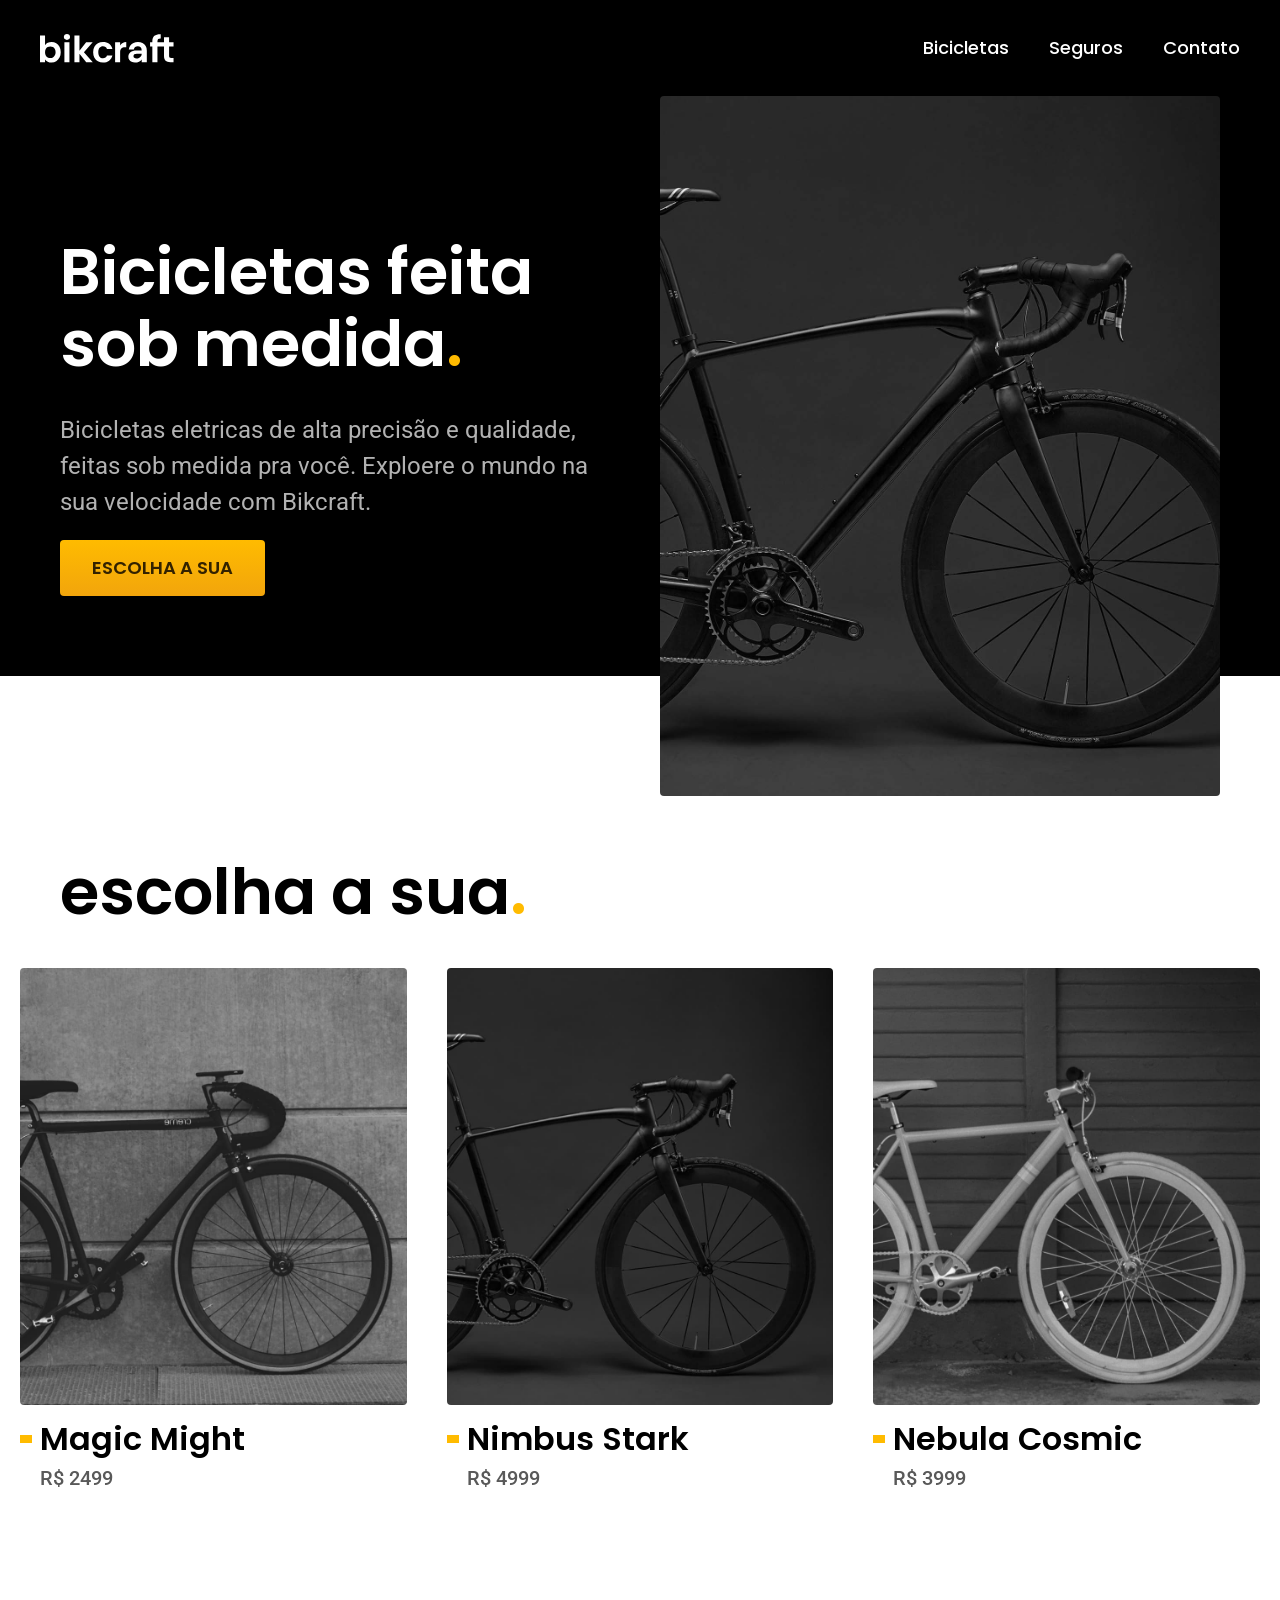
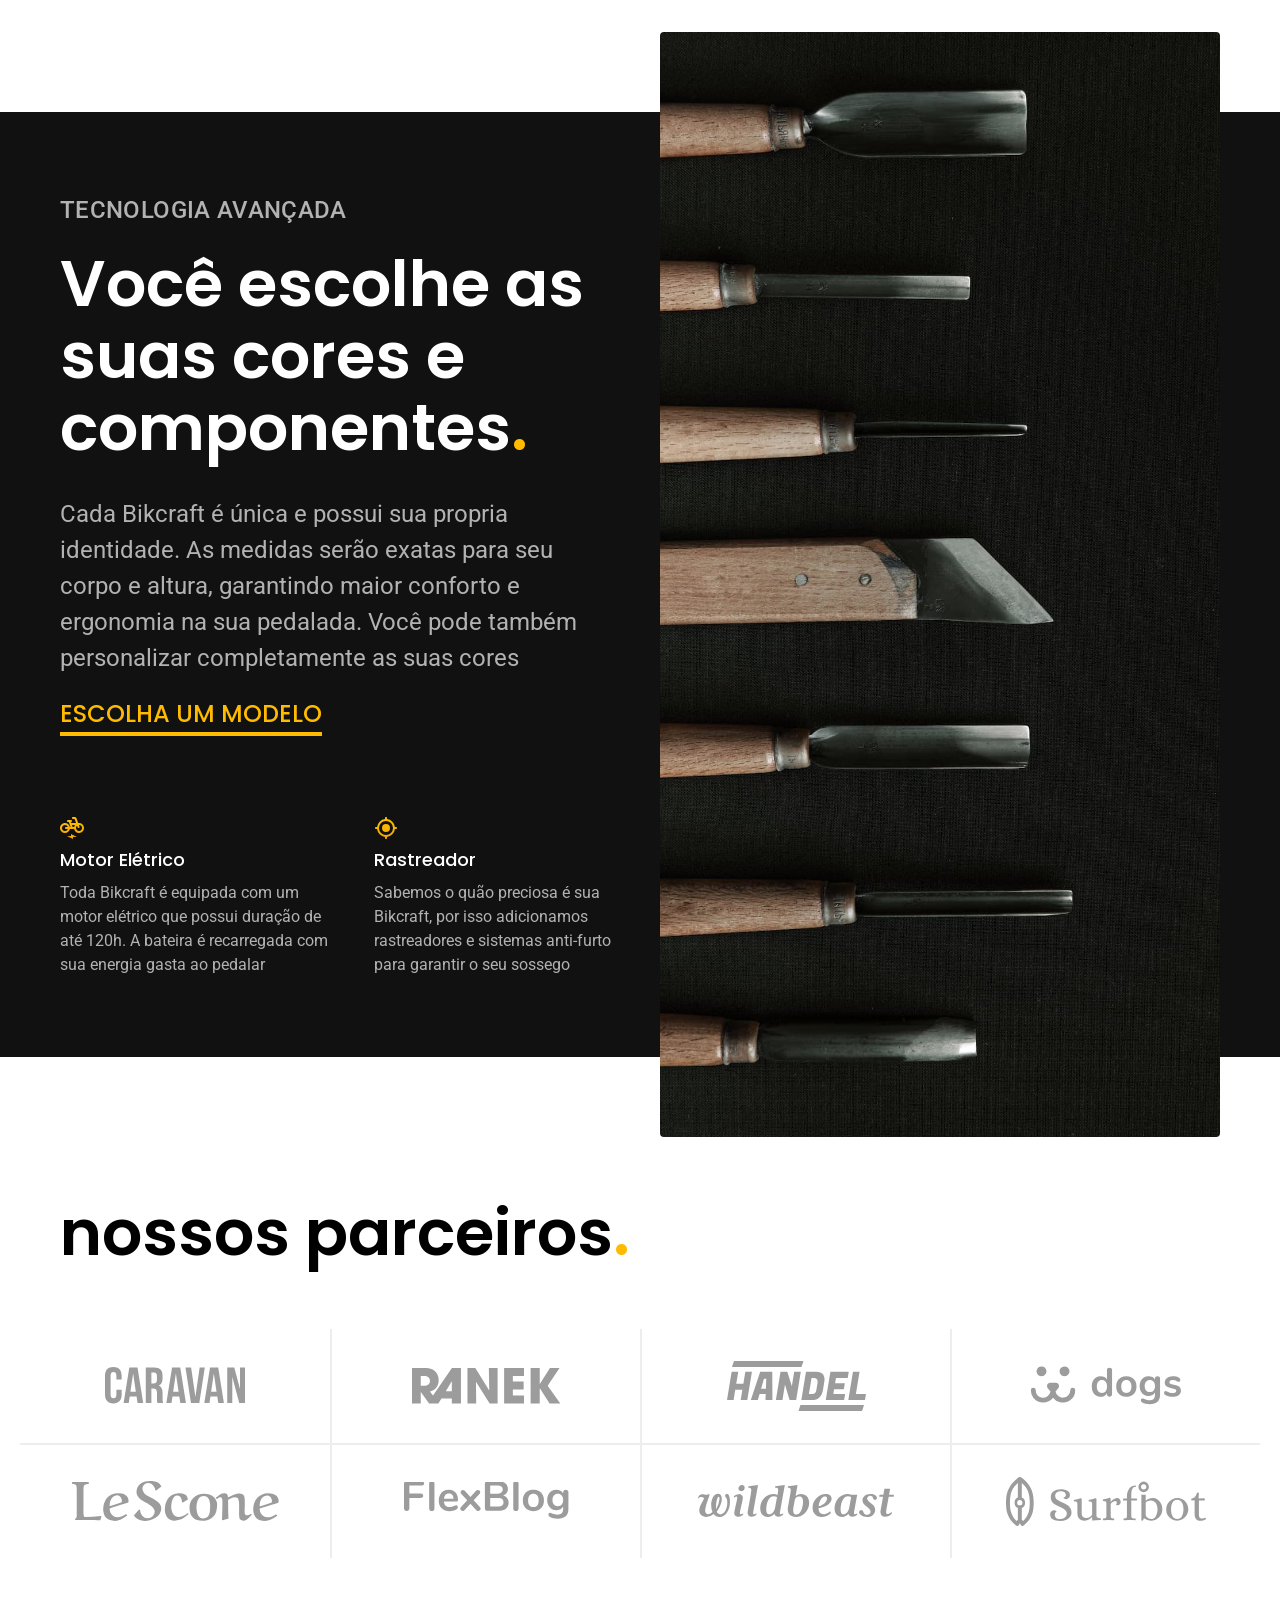
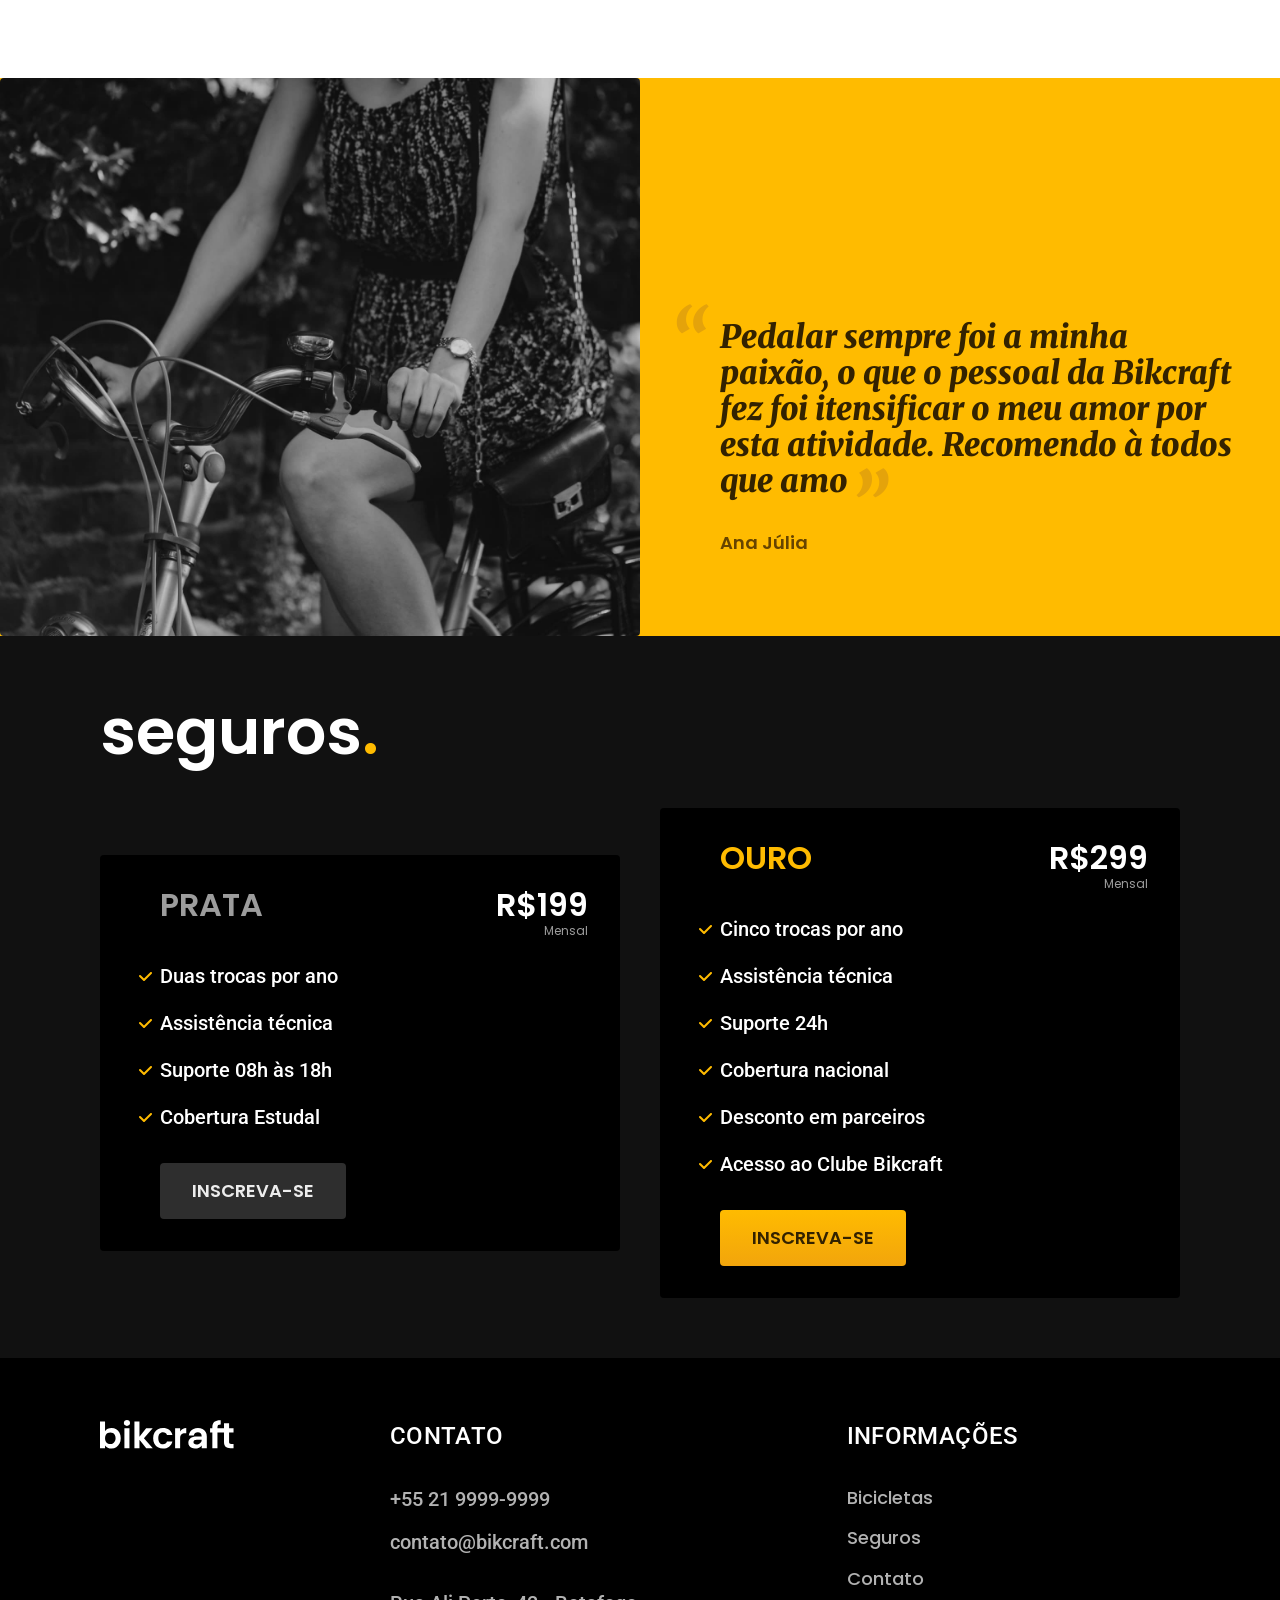
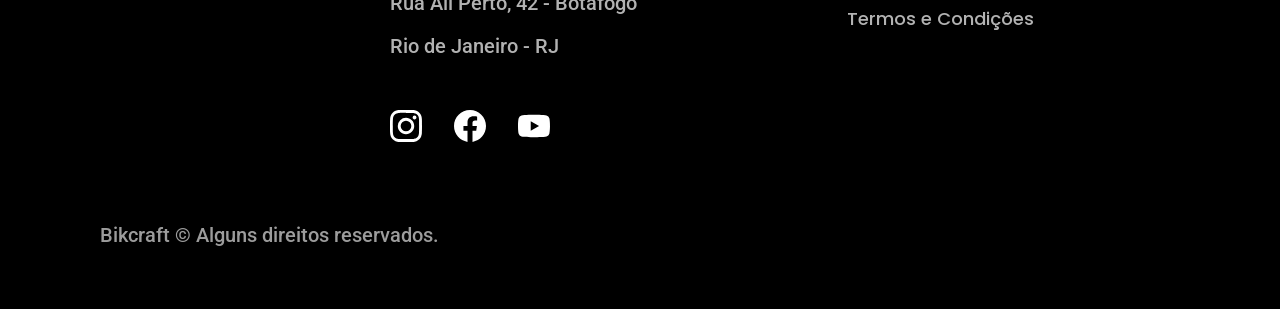
<file: index.html>
<!DOCTYPE html>
<html lang="pt-br">
<head>
    <meta charset="UTF-8">
    <meta name="viewport" content="width=device-width, initial-scale=1.0">
    <title>Bikcraft - Bicicletas Elétricas</title>
    <meta name="description" content="Bicicletas elétricas de alta precisão e qualidade, feitas sob medida por para o cliente. Explore o mundo na sua velocidade com a Bikcraft">

    <link rel="stylesheet" href="css/style.css">

</head>
<body>
    <header class="header-bg">
        <div class="header container">
            <a href="./"> <img src="/img/bikcraft.svg" alt="Bikcraft"></a>
            <nav aria-label="primaria">
                <ul class="header-menu cor-0 font-1-m">
                    <li><a href="./bicicletas.html">Bicicletas</a></li>
                    <li><a href="./seguros.html">Seguros</a></li>
                    <li><a href="./contato.html">Contato</a></li>
                </ul>
            </nav>
        </div>
    </header>

    <main class="introducao-bg">
        <div class="introducao container">
            <div class="introducao-conteudo">
                <h1 class="font-1-xxl cor-0 ">Bicicletas feita sob medida<span class="cor-p1">.</span></h1>
                <p class="font-2-l cor-5">Bicicletas eletricas de alta precisão e qualidade, feitas sob medida pra você. Exploere o mundo na sua velocidade com Bikcraft<span>.</span></p>
                <a class="botao" href="./bicicletas.html">Escolha a sua</a>
            </div>
            <div>
                <img src="./img/fotos/introducao.jpg" alt="Bicicleta elétrica preta.">
            </div>
        </div>
    </main>

    <article class="bicicletas-lista"> 
        <h2 class="container font-1-xxl">escolha a sua<span class="cor-p1">.</span></h2>

        <ul>
            <li>
                <a href="./bicicletas/magic.html">
                    <img src="./img/bicicletas/magic-home.jpg" alt="Bicicleta Preta">
                    <h3 class="font-1-xl">Magic Might</h3>
                    <span class="font-2-m cor-8">R$ 2499</span>
                </a>
            </li>
            <li>
                <a href="./bicicletas/nimbus.html">
                    <img src="./img/bicicletas/nimbus-home.jpg" alt="Bicicleta">
                    <h3 class="font-1-xl">Nimbus Stark</h3>
                    <span class="font-2-m cor-8">R$ 4999</span>
                </a>
            </li>
            <li>
                <a href="./bicicletas/nebula.html">
                    <img src="./img/bicicletas/nebula-home.jpg" alt="Bicicleta">
                    <h3 class="font-1-xl">Nebula Cosmic</h3>
                    <span class="font-2-m cor-8">R$ 3999</span>
                </a>
            </li>
        </ul>

    </article>

    <article class="tecnologia-bg">
        <div class="tecnologia container">
            <div class="tecnologia-conteudo">
                <span class="font-2-l-b cor-5">Tecnologia Avançada</span>
                <h2 class="font-1-xxl cor-0">Você escolhe as suas cores e componentes<span class="cor-p1">.</span></h2>
                <p class="font-2-l cor-5">Cada Bikcraft é única e possui sua propria identidade. As medidas serão exatas para seu corpo e altura, garantindo maior conforto e ergonomia na sua pedalada. Você pode também personalizar completamente as suas cores</p>
                <a class=" link" href="./bicicletas.html">Escolha um modelo</a>

                <div class="tecnologia-vantagens">
                    <div>
                        <img src="./img/icones/eletrica.svg" alt="">
                        <h3 class="font-1-m cor-0">Motor Elétrico</h3>
                        <p class="font-2-s cor-5">Toda Bikcraft é equipada com um motor elétrico que possui duração de até 120h. A bateira é recarregada com sua energia gasta ao pedalar</p>
                    </div>
                    <div>
                        <img src="./img/icones/rastreador.svg" alt="">
                        <h3 class="font-1-m cor-0">Rastreador</h3>
                        <p class="font-2-s cor-5">Sabemos o quão preciosa é sua Bikcraft, por isso adicionamos rastreadores e sistemas anti-furto para garantir o seu sossego</p>
                    </div>
                </div>
            </div>
            <div class="tecnologia-imagem">
                <img src="./img/fotos/tecnologia.jpg" alt="">
            </div>
        </div> 
    </article>

    <section class="parceiros" aria-label="Nossos parceiros">
            <h2 class="container font-1-xxl">nossos parceiros<span class="cor-p1">.</span></h2>
            <ul>
                <li><img src="./img/parceiros/caravan.svg" alt="caravan"></li>
                <li><img src="./img/parceiros/ranek.svg" alt="caravan"></li>
                <li><img src="./img/parceiros/handel.svg" alt="caravan"></li>
                <li><img src="./img/parceiros/dogs.svg" alt="caravan"></li>
                <li><img src="./img/parceiros/lescone.svg" alt="caravan"></li>
                <li><img src="./img/parceiros/flexblog.svg" alt="caravan"></li>
                <li><img src="./img/parceiros/wildbeast.svg" alt="caravan"></li>
                <li><img src="./img/parceiros/surfbot.svg" alt="caravan"></li>
            </ul>
    </section>

    <section class="depoimento" aria-label="Depoimento">
        <div>
            <img src="./img/fotos/depoimento.jpg" alt="Pessoa pedalando uma bicicleta Bikcraft">
        </div>
        <div class="depoimento-conteudo">
            <blockquote class="font-1-xl cor-p5">
                <p>Pedalar sempre foi a minha paixão, o que o pessoal da Bikcraft fez foi itensificar o meu amor por esta atividade. Recomendo à todos que amo</p>
            </blockquote>
            <span class="font-1-m-b cor-p4">Ana Júlia</span>
        </div>
    </section>

    <article class="seguros-bg">
        <div class="seguros container">
            <h2 class="font-1-xxl cor-0">seguros<span class="cor-p1">.</span></h2>
            <div class="seguros-item">
                <h3 class="font-1-xl cor-6">PRATA</h3>
                <span class="font-1-xl cor-0">R$199 <span class="font-1-xs cor-6">Mensal</span></span>
                <ul class="font-2-m cor-0">
                    <li>Duas trocas por ano</li>
                    <li>Assistência técnica</li>
                    <li>Suporte 08h às 18h</li>
                    <li>Cobertura Estudal</li>
                </ul>
                <a class="botao secundario" href="./orcamento.html">Inscreva-se</a>
            </div>
            
            <div class="seguros-item">
                <h3 class="font-1-xl cor-p1">OURO</h3>
                <span class="font-1-xl cor-0">R$299 <span class="font-1-xs cor-6">Mensal</span></span>
                <ul class="font-2-m cor-0">
                    <li>Cinco trocas por ano</li>
                    <li>Assistência técnica</li>
                    <li>Suporte 24h</li>
                    <li>Cobertura nacional</li>
                    <li>Desconto em parceiros</li>
                    <li>Acesso ao Clube Bikcraft</li>
                </ul>
                <a class="botao" href="./orcamento.html">Inscreva-se</a>
            </div>
        </div>
    </article>

     <footer class="footer-bg">
    <div class="footer container">
      <img src="./img/bikcraft.svg" alt="Bikcraft">
      <div class="footer-contato">
        <h3 class="font-2-l-b cor-0">Contato</h3>
        <ul class="font-2-m cor-5">
          <li><a href="tel:+552199999999">+55 21 9999-9999</a></li>
          <li><a href="mailto:contato@bikcraft.com">contato@bikcraft.com</a></li>
          <li>Rua Ali Perto, 42 - Botafogo</li>
          <li>Rio de Janeiro - RJ</li>
        </ul>
        <div class="footer-redes">
          <a href="./">
            <img src="./img/redes/instagram.svg" alt="Instagram">
          </a>
          <a href="./">
            <img src="./img/redes/facebook.svg" alt="Facebook">
          </a>
          <a href="./">
            <img src="./img/redes/youtube.svg" alt="Youtube">
          </a>
        </div>
      </div>
      <div class="footer-informacoes">
        <h3 class="font-2-l-b cor-0">Informações</h3>
        <nav>
          <ul class="font-1-m cor-5">
            <li><a href="./bicicletas.html">Bicicletas</a></li>
            <li><a href="./seguros.html">Seguros</a></li>
            <li><a href="./contato.html">Contato</a></li>
            <li><a href="./termos.html">Termos e Condições</a></li>
          </ul>
        </nav>
      </div>
      <p class="footer-copy font-2-m cor-6">Bikcraft © Alguns direitos reservados.</p>
    </div>
  </footer>
    

    
</body>
</html>
</file>
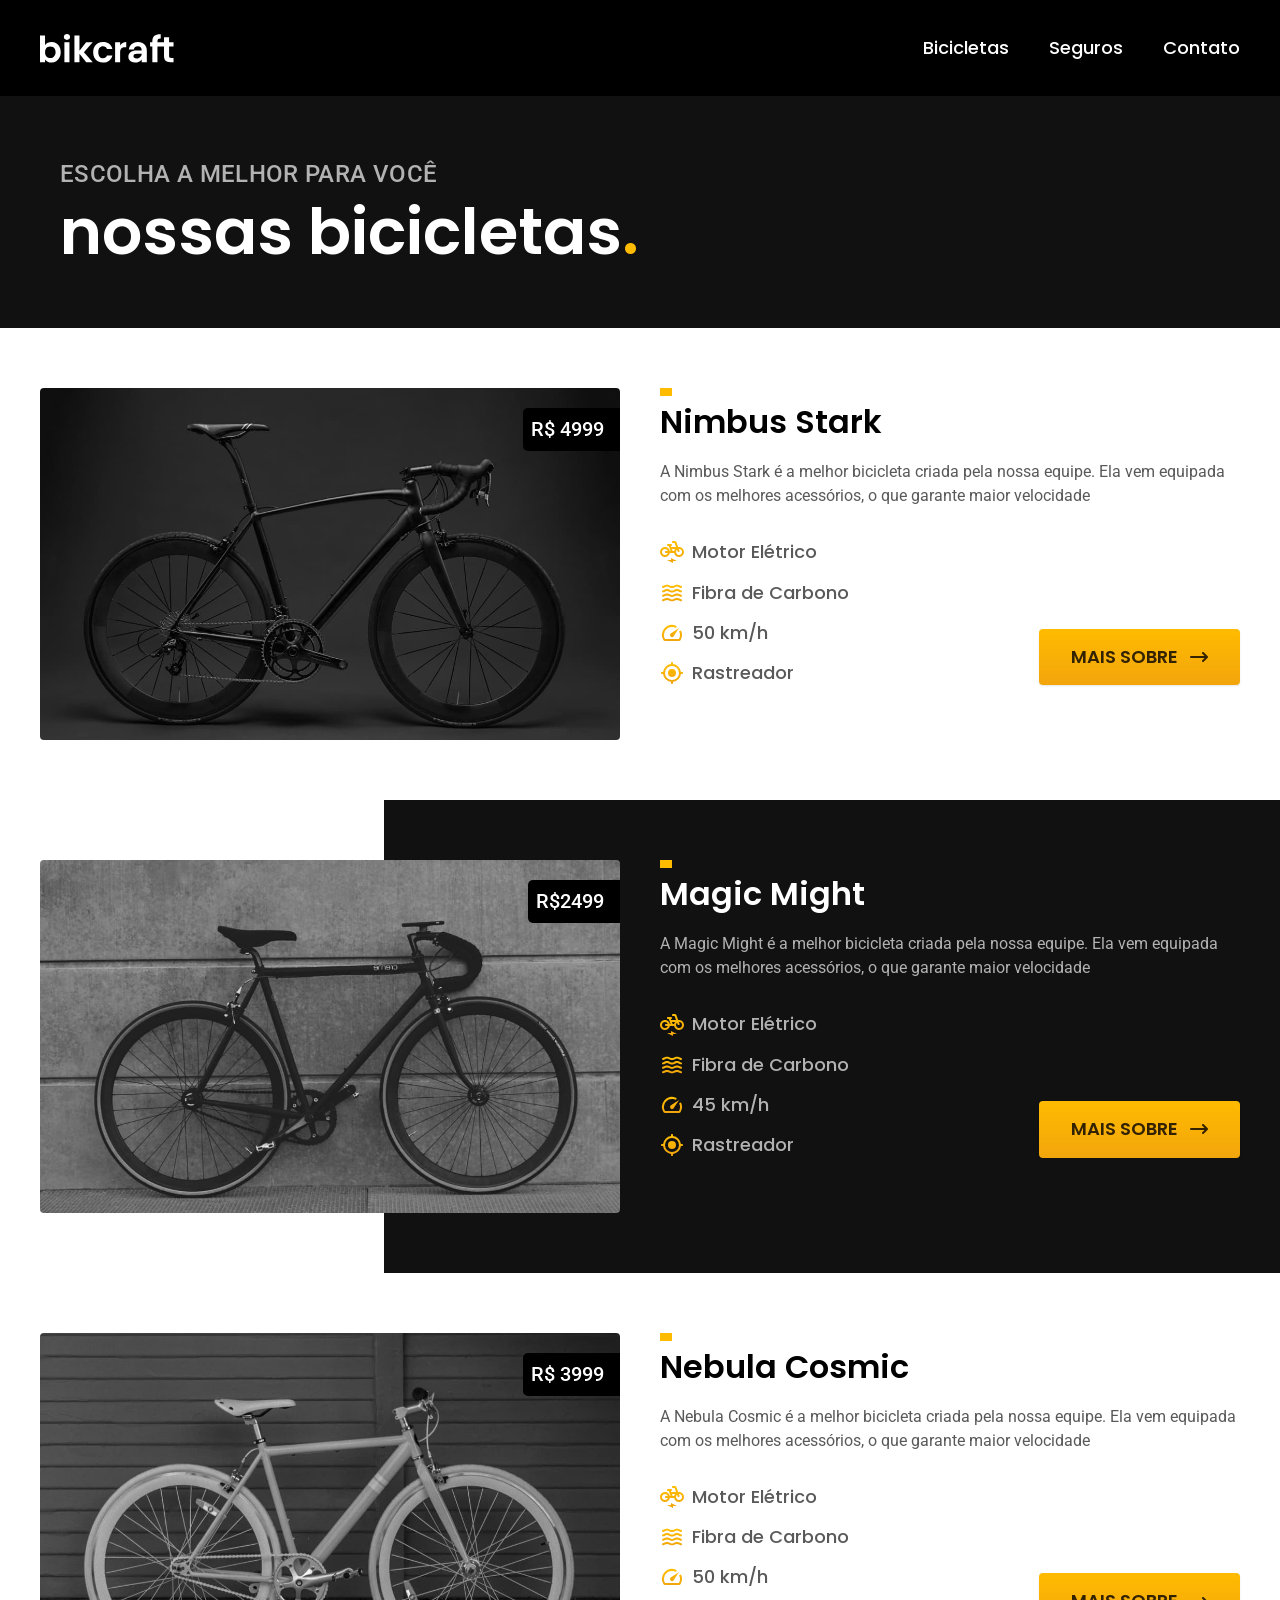
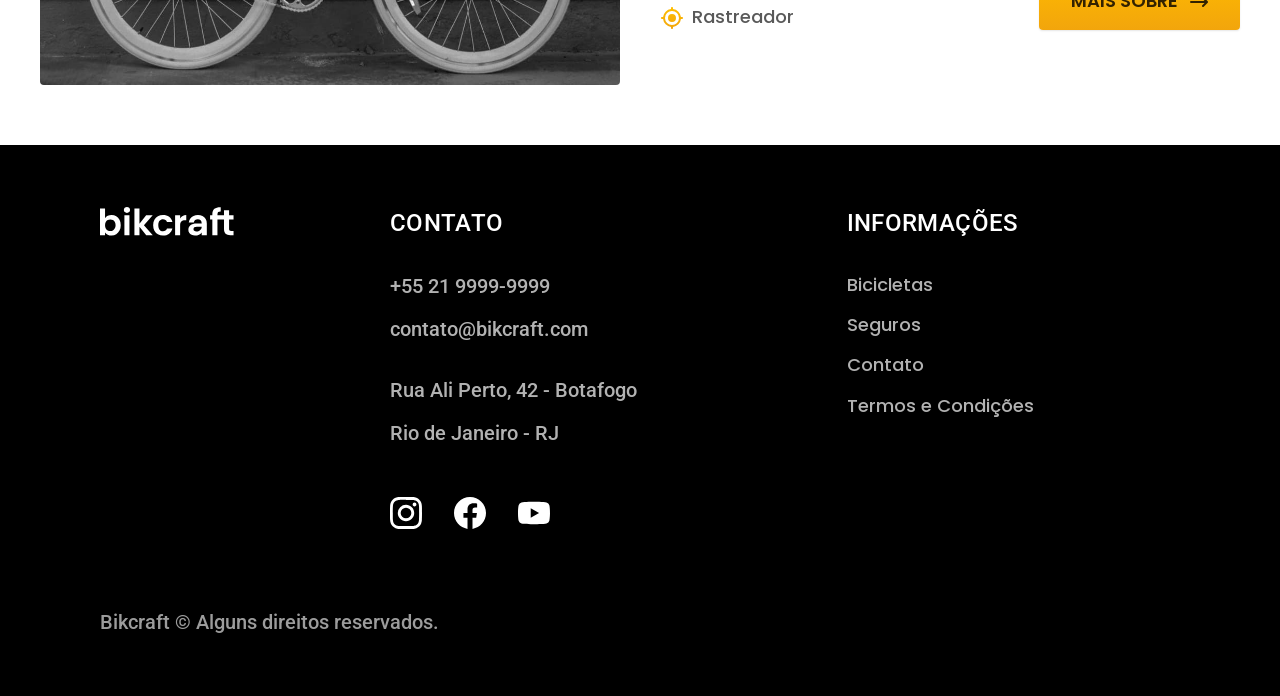
<file: bicicletas.html>
<!DOCTYPE html>
<html lang="pt-br">
<head>
    <meta charset="UTF-8">
    <meta name="viewport" content="width=device-width, initial-scale=1.0">
    <title>Bicicletas | Bikcraft</title>
    <meta name="description" content="Bicicletas Bikcraft">

    <link rel="stylesheet" href="css/style.css">

</head>
<body id="bicicleta">
    <header class="header-bg">
        <div class="header container">
            <a href="./"> <img src="/img/bikcraft.svg" alt="Bikcraft"></a>
            <nav aria-label="primaria">
                <ul class="header-menu cor-0 font-1-m">
                    <li><a href="./bicicletas.html">Bicicletas</a></li>
                    <li><a href="./seguros.html">Seguros</a></li>
                    <li><a href="./contato.html">Contato</a></li>
                </ul>
            </nav>
        </div>
    </header>

    <main>
       <div class="titulo-bg">
      <div class="titulo container">
        <p class="font-2-l-b cor-5">Escolha a melhor para você</p>
        <h1 class="font-1-xxl cor-0">nossas bicicletas<span class="cor-p1">.</span></h1>
      </div>
    </div>
        <!--1. -->
        <div class="bicicletas-bg">
          <div class="bicicletas container">
            <div class="bicicleta-imagem">
              <img src="./img/bicicletas/nimbus.jpg" alt="Bicicleta Preta">
              <span class="font-2-m cor-0"> R$ 4999</span>
            </div>
            <div class="bicicletas-conteudo">
                <h2 class="font-1-xl">Nimbus Stark</h2>
                <p class="font-2-s cor-8">A Nimbus Stark é a melhor bicicleta criada pela nossa equipe. Ela vem equipada com os melhores acessórios, o que garante maior velocidade</p>
                <ul class="font-1-m cor-8">
                  <li >
                    <img src="./img/icones/eletrica.svg" alt="">Motor Elétrico
                  </li>
                   <li>
                    <img src="./img/icones/carbono.svg" alt="">Fibra de Carbono
                  </li>
                   <li>
                    <img src="./img/icones/velocidade.svg" alt="">50 km/h
                  </li>
                   <li>
                    <img src="./img/icones/rastreador.svg" alt="">Rastreador
                  </li>
                   
                </ul>
                <a class="botao seta" href="./bicicletas/nimbus.html" >Mais Sobre</a>
              </div>
          </div>
        </div>


        <!--2. -->
        <div class="bicicletas-bg">
          <div class="bicicletas container">
            <div class="bicicleta-imagem">
              <img src="./img/bicicletas/magic.jpg" alt="Bicicleta Preta">
              <span class="font-2-m cor-0"> R$2499</span>
            </div>
            <div class="bicicletas-conteudo">
                <h2 class="font-1-xl cor-0">Magic Might</h2>
                <p class="font-2-s cor-5">A Magic Might é a melhor bicicleta criada pela nossa equipe. Ela vem equipada com os melhores acessórios, o que garante maior velocidade</p>
                <ul class="font-1-m cor-5">
                  <li >
                    <img src="./img/icones/eletrica.svg" alt="">Motor Elétrico
                  </li>
                   <li>
                    <img src="./img/icones/carbono.svg" alt="">Fibra de Carbono
                  </li>
                   <li>
                    <img src="./img/icones/velocidade.svg" alt="">45 km/h
                  </li>
                   <li>
                    <img src="./img/icones/rastreador.svg" alt="">Rastreador
                  </li>
                   
                </ul>
                    <a class="botao seta" href="./bicicletas/magic.html" >Mais Sobre</a>

              </div>
          </div>
        </div>


        <!--3. -->
        <div class="bicicletas-bg">
          <div class="bicicletas container">
            <div class="bicicleta-imagem">
              <img src="./img/bicicletas/nebula.jpg" alt="Bicicleta Preta">
              <span class="font-2-m cor-0"> R$ 3999</span>
            </div>
            <div class="bicicletas-conteudo">
                <h2 class="font-1-xl">Nebula Cosmic</h2>
                <p class="font-2-s cor-8">A Nebula Cosmic é a melhor bicicleta criada pela nossa equipe. Ela vem equipada com os melhores acessórios, o que garante maior velocidade</p>
                <ul class="font-1-m cor-8">
                  <li >
                    <img src="./img/icones/eletrica.svg" alt="">Motor Elétrico
                  </li>
                   <li>
                    <img src="./img/icones/carbono.svg" alt="">Fibra de Carbono
                  </li>
                   <li>
                    <img src="./img/icones/velocidade.svg" alt="">50 km/h
                  </li>
                   <li>
                    <img src="./img/icones/rastreador.svg" alt="">Rastreador
                  </li>
                   
                </ul>
                  <a class="botao seta" href="./bicicletas/nebula.html" >Mais Sobre</a>
              </div>
          </div>
        </div>

    </main>













    <footer class="footer-bg">
    <div class="footer container">
      <img src="./img/bikcraft.svg" alt="Bikcraft">
      <div class="footer-contato">
        <h3 class="font-2-l-b cor-0">Contato</h3>
        <ul class="font-2-m cor-5">
          <li><a href="tel:+552199999999">+55 21 9999-9999</a></li>
          <li><a href="mailto:contato@bikcraft.com">contato@bikcraft.com</a></li>
          <li>Rua Ali Perto, 42 - Botafogo</li>
          <li>Rio de Janeiro - RJ</li>
        </ul>
        <div class="footer-redes">
          <a href="./">
            <img src="./img/redes/instagram.svg" alt="Instagram">
          </a>
          <a href="./">
            <img src="./img/redes/facebook.svg" alt="Facebook">
          </a>
          <a href="./">
            <img src="./img/redes/youtube.svg" alt="Youtube">
          </a>
        </div>
      </div>
      <div class="footer-informacoes">
        <h3 class="font-2-l-b cor-0">Informações</h3>
        <nav>
          <ul class="font-1-m cor-5">
            <li><a href="./bicicletas.html">Bicicletas</a></li>
            <li><a href="./seguros.html">Seguros</a></li>
            <li><a href="./contato.html">Contato</a></li>
            <li><a href="./termos.html">Termos e Condições</a></li>
          </ul>
        </nav>
      </div>
      <p class="footer-copy font-2-m cor-6">Bikcraft © Alguns direitos reservados.</p>
    </div>
  </footer>
    

    
</body>
</html>
</file>
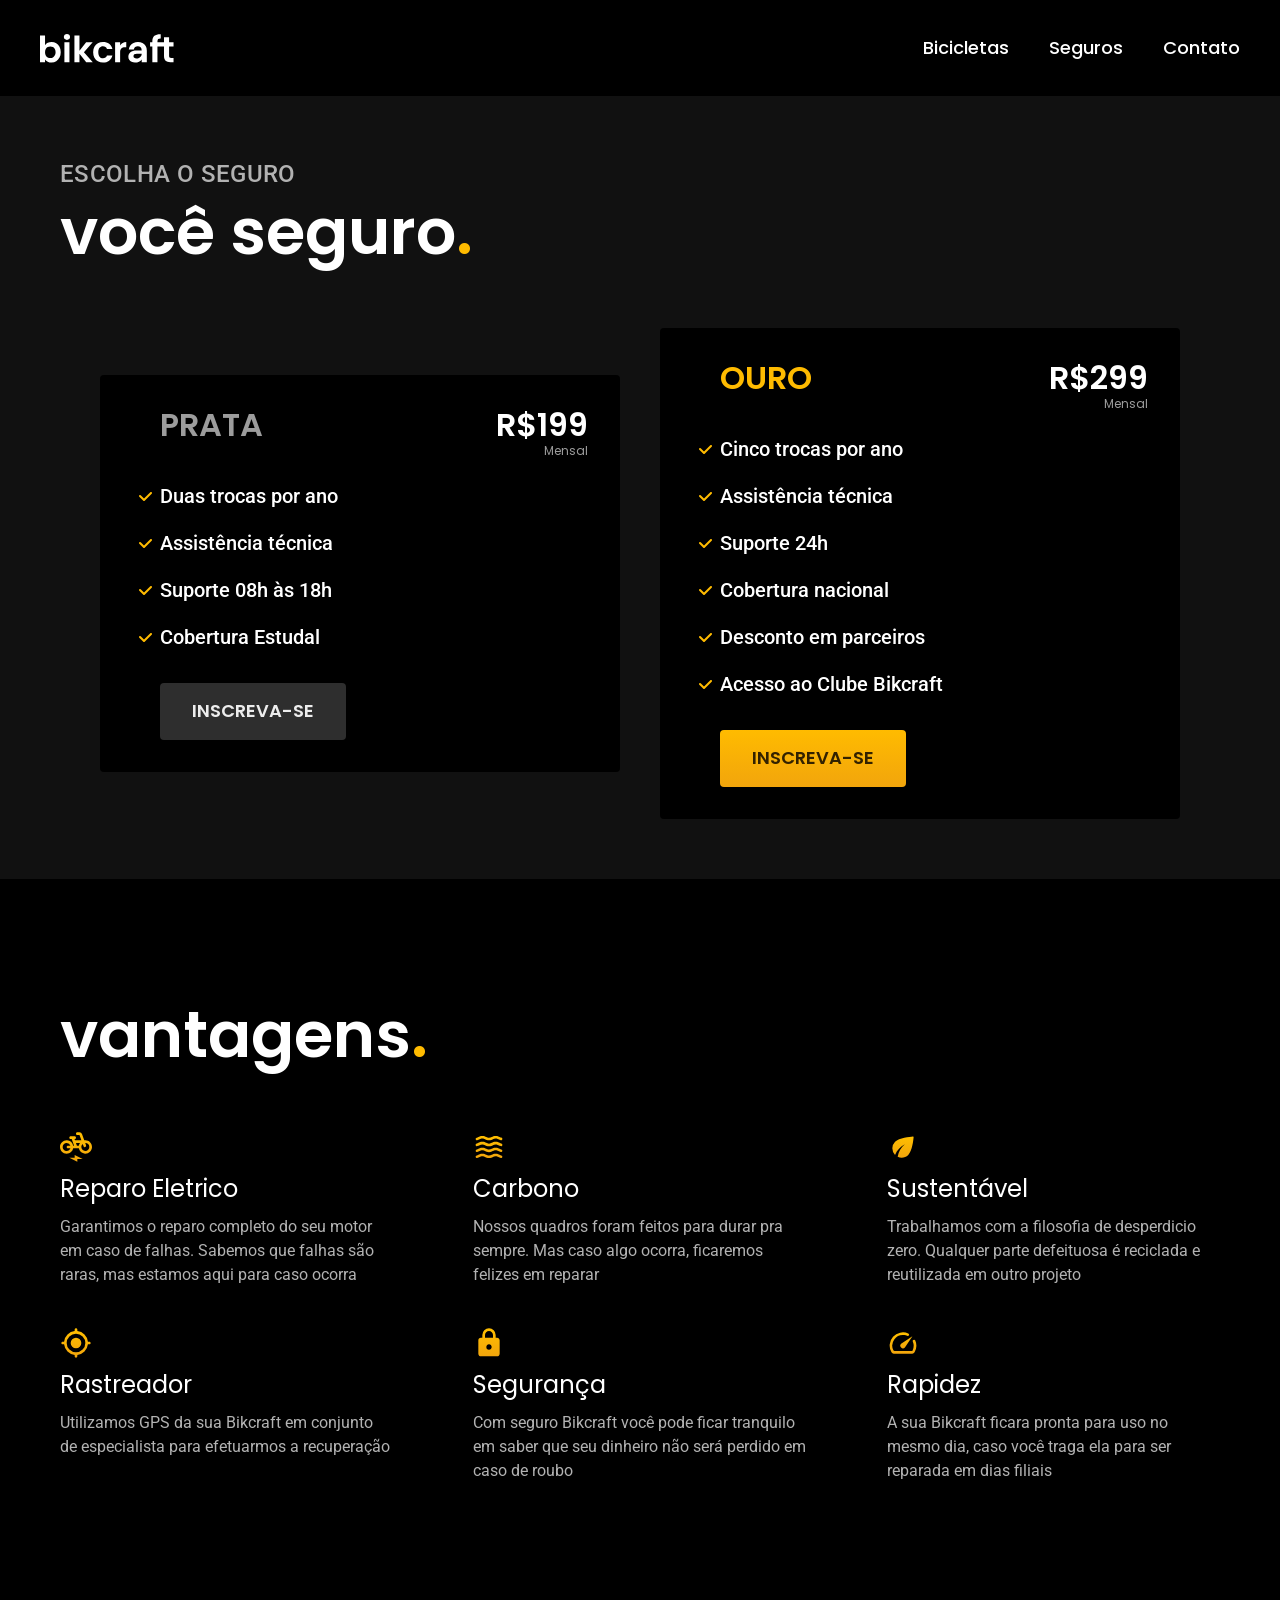
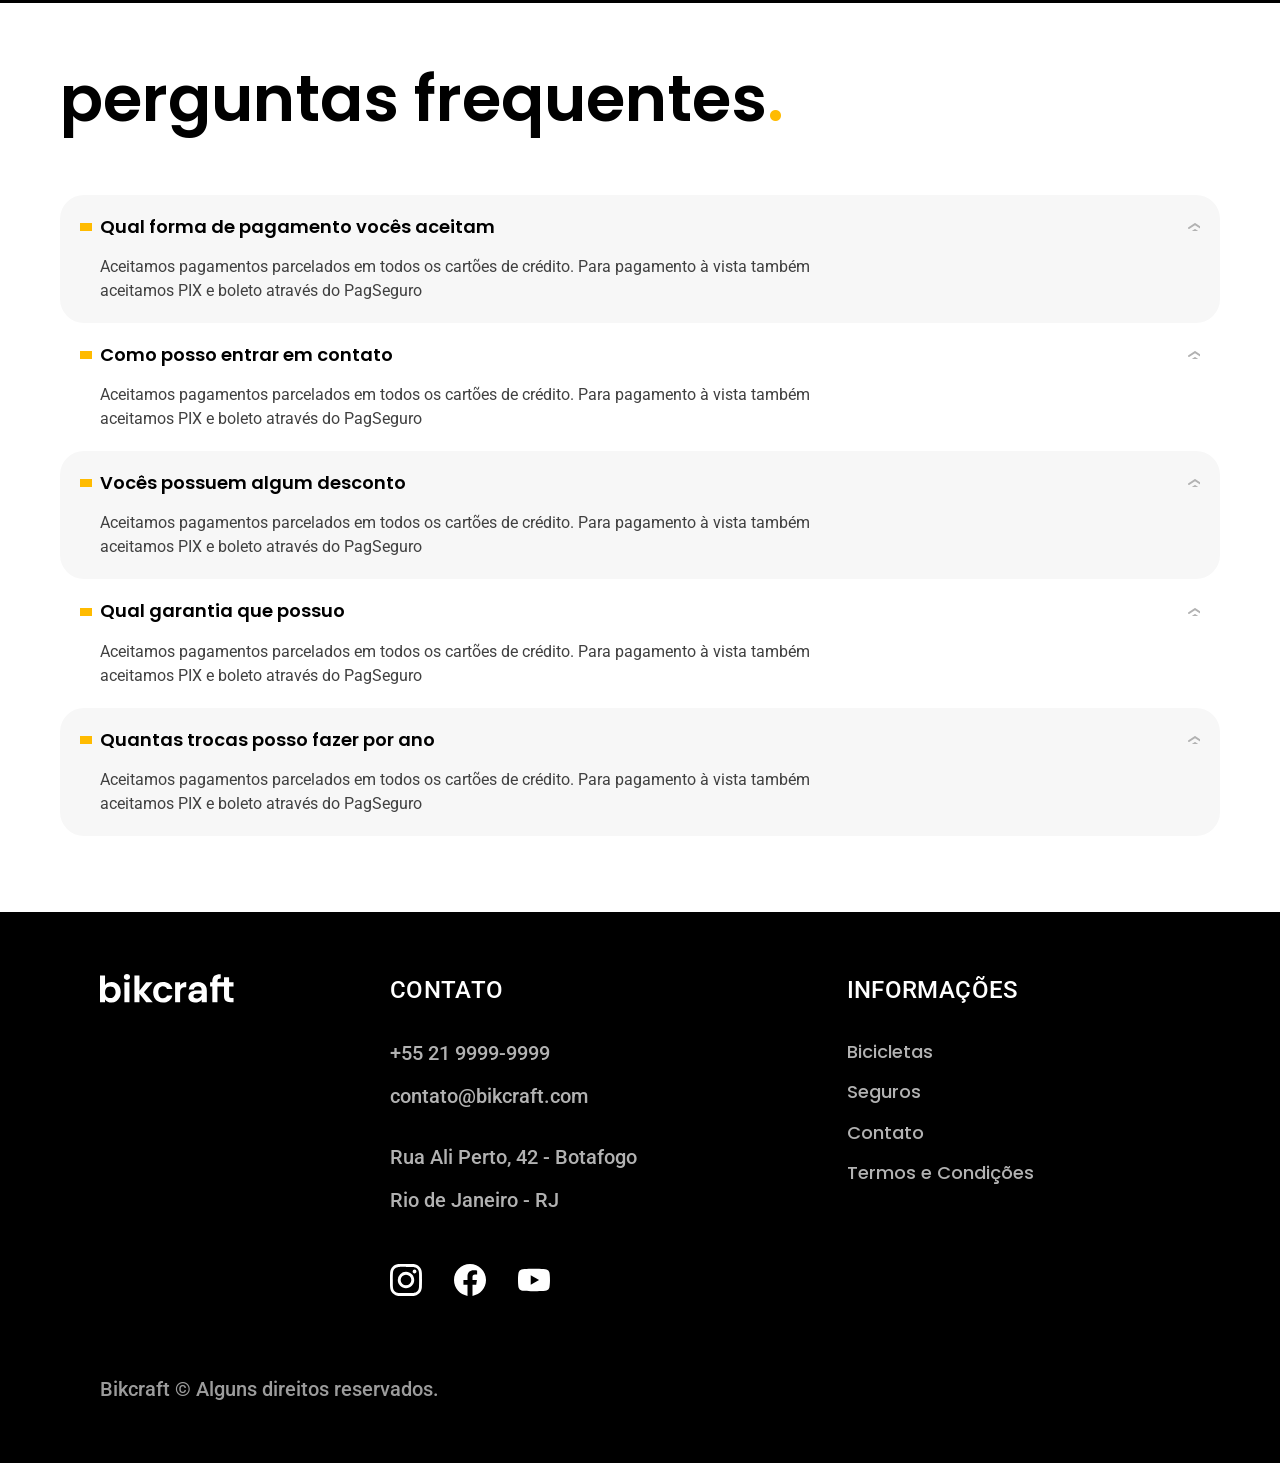
<file: seguros.html>
<!DOCTYPE html>
<html lang="pt-br">

<head>
  <meta charset="UTF-8">
  <meta name="viewport" content="width=device-width, initial-scale=1.0">

  <title>Seguros | Bikcraft</title>
  <meta name="description" content="Seguros.">

  <link rel="stylesheet" href="./css/style.css">
</head>

<body id="seguros">
  <header class="header-bg">
    <div class="header container">
      <a href="./">
        <img src="./img/bikcraft.svg" alt="Bikcraft">
      </a>

      <nav aria-label="primaria">
        <ul class="header-menu font-1-m cor-0">
          <li><a href="./bicicletas.html">Bicicletas</a></li>
          <li><a href="./seguros.html">Seguros</a></li>
          <li><a href="./contato.html">Contato</a></li>
        </ul>
      </nav>
    </div>
  </header>

  <main class="seguros-bg">
    <div class="titulo-bg">
      <div class="titulo container">
        <p class="font-2-l-b cor-5">Escolha o seguro</p>
        <h1 class="font-1-xxl cor-0">você seguro<span class="cor-p1">.</span></h1>
      </div>
    </div>

        <div class="seguros container">
            <div class="seguros-item">
                <h3 class="font-1-xl cor-6">PRATA</h3>
                <span class="font-1-xl cor-0">R$199 <span class="font-1-xs cor-6">Mensal</span></span>
                <ul class="font-2-m cor-0">
                    <li>Duas trocas por ano</li>
                    <li>Assistência técnica</li>
                    <li>Suporte 08h às 18h</li>
                    <li>Cobertura Estudal</li>
                </ul>
                <a class="botao secundario" href="./orcamento.html">Inscreva-se</a>
            </div>
            
            <div class="seguros-item">
                <h3 class="font-1-xl cor-p1">OURO</h3>
                <span class="font-1-xl cor-0">R$299 <span class="font-1-xs cor-6">Mensal</span></span>
                <ul class="font-2-m cor-0">
                    <li>Cinco trocas por ano</li>
                    <li>Assistência técnica</li>
                    <li>Suporte 24h</li>
                    <li>Cobertura nacional</li>
                    <li>Desconto em parceiros</li>
                    <li>Acesso ao Clube Bikcraft</li>
                </ul>
                <a class="botao" href="./orcamento.html">Inscreva-se</a>
            </div>
        </div>

    <div>

    </div>
  </main>

  <article class="vantagens-bg ">
    <div class="vantagens container"> 
      <h2 class="font-1-xxl cor-0">vantagens<span class="cor-p1">.</span></h2>
      <ul>
        <li>
          <img src="./img/icones/eletrica.svg" alt="">
          <h3 class="font-1-l cor-0">Reparo Eletrico</h3>
          <p class="font-2-s cor-5">Garantimos o reparo completo do seu motor em caso de falhas. Sabemos que falhas são raras, mas estamos aqui para caso ocorra</p>
        </li>
        <li>
          <img src="./img/icones/carbono.svg" alt="">
          <h3 class="font-1-l cor-0">Carbono</h3>
          <p class="font-2-s cor-5">Nossos quadros foram feitos para durar pra sempre. Mas caso algo ocorra, ficaremos felizes em reparar</p>
        </li>
        <li>
          <img src="./img/icones/sustentavel.svg" alt="">
          <h3 class="font-1-l cor-0">Sustentável</h3>
          <p class="font-2-s cor-5">Trabalhamos com a filosofia de desperdicio zero. Qualquer parte defeituosa é reciclada e reutilizada em outro projeto</p>
        </li>
        <li>
          <img src="./img/icones/rastreador.svg" alt="">
          <h3 class="font-1-l cor-0">Rastreador</h3>
          <p class="font-2-s cor-5">Utilizamos GPS da sua Bikcraft em conjunto de especialista para efetuarmos a recuperação</p>
        </li>
        <li>
          <img src="./img/icones/seguro.svg" alt="">
          <h3 class="font-1-l cor-0">Segurança</h3>
          <p class="font-2-s cor-5">Com seguro Bikcraft você pode ficar tranquilo em saber que seu dinheiro não será perdido em caso de roubo</p>
        </li>
        <li>
          <img src="./img/icones/velocidade.svg" alt="">
          <h3 class="font-1-l cor-0">Rapidez</h3>
          <p class="font-2-s cor-5">A sua Bikcraft ficara pronta para uso no mesmo dia, caso você traga ela para ser reparada em dias filiais</p>
        </li>
      </ul>
    </div>
  </article>

  <article class="perguntas container">
    <h2 class="font-1-xxl">perguntas frequentes<span class="cor-p1">.</span></h2>
      <dl>
        <div>
          <dt class="font-1-m-b">Qual forma de pagamento vocês aceitam</dt>
          <dd class="font-2-s cor-9">Aceitamos pagamentos parcelados em todos os cartões de crédito. Para pagamento à vista também aceitamos PIX e boleto através do PagSeguro</dd>
        </div>
        <div>
          <dt class="font-1-m-b">Como posso entrar em contato</dt>
          <dd class="font-2-s cor-9">Aceitamos pagamentos parcelados em todos os cartões de crédito. Para pagamento à vista também aceitamos PIX e boleto através do PagSeguro</dd>
        </div>
        <div>
          <dt class="font-1-m-b">Vocês possuem algum desconto </dt>
          <dd class="font-2-s cor-9">Aceitamos pagamentos parcelados em todos os cartões de crédito. Para pagamento à vista também aceitamos PIX e boleto através do PagSeguro</dd>
        </div>
        <div>
          <dt class="font-1-m-b">Qual garantia que possuo </dt>
          <dd class="font-2-s cor-9">Aceitamos pagamentos parcelados em todos os cartões de crédito. Para pagamento à vista também aceitamos PIX e boleto através do PagSeguro</dd>
        </div>
         <div>
          <dt class="font-1-m-b">Quantas trocas posso fazer por ano</dt>
          <dd class="font-2-s cor-9">Aceitamos pagamentos parcelados em todos os cartões de crédito. Para pagamento à vista também aceitamos PIX e boleto através do PagSeguro</dd>
        </div>
      </dl>
  </article>

  <footer class="footer-bg">
    <div class="footer container">
      <img src="./img/bikcraft.svg" alt="Bikcraft">
      <div class="footer-contato">
        <h3 class="font-2-l-b cor-0">Contato</h3>
        <ul class="font-2-m cor-5">
          <li><a href="tel:+552199999999">+55 21 9999-9999</a></li>
          <li><a href="mailto:contato@bikcraft.com">contato@bikcraft.com</a></li>
          <li>Rua Ali Perto, 42 - Botafogo</li>
          <li>Rio de Janeiro - RJ</li>
        </ul>
        <div class="footer-redes">
          <a href="./">
            <img src="./img/redes/instagram.svg" alt="Instagram">
          </a>
          <a href="./">
            <img src="./img/redes/facebook.svg" alt="Facebook">
          </a>
          <a href="./">
            <img src="./img/redes/youtube.svg" alt="Youtube">
          </a>
        </div>
      </div>
      <div class="footer-informacoes">
        <h3 class="font-2-l-b cor-0">Informações</h3>
        <nav>
          <ul class="font-1-m cor-5">
            <li><a href="./bicicletas.html">Bicicletas</a></li>
            <li><a href="./seguros.html">Seguros</a></li>
            <li><a href="./contato.html">Contato</a></li>
            <li><a href="./termos.html">Termos e Condições</a></li>
          </ul>
        </nav>
      </div>
      <p class="footer-copy font-2-m cor-6">Bikcraft © Alguns direitos reservados.</p>
    </div>
  </footer>
</body>

</html>
</file>
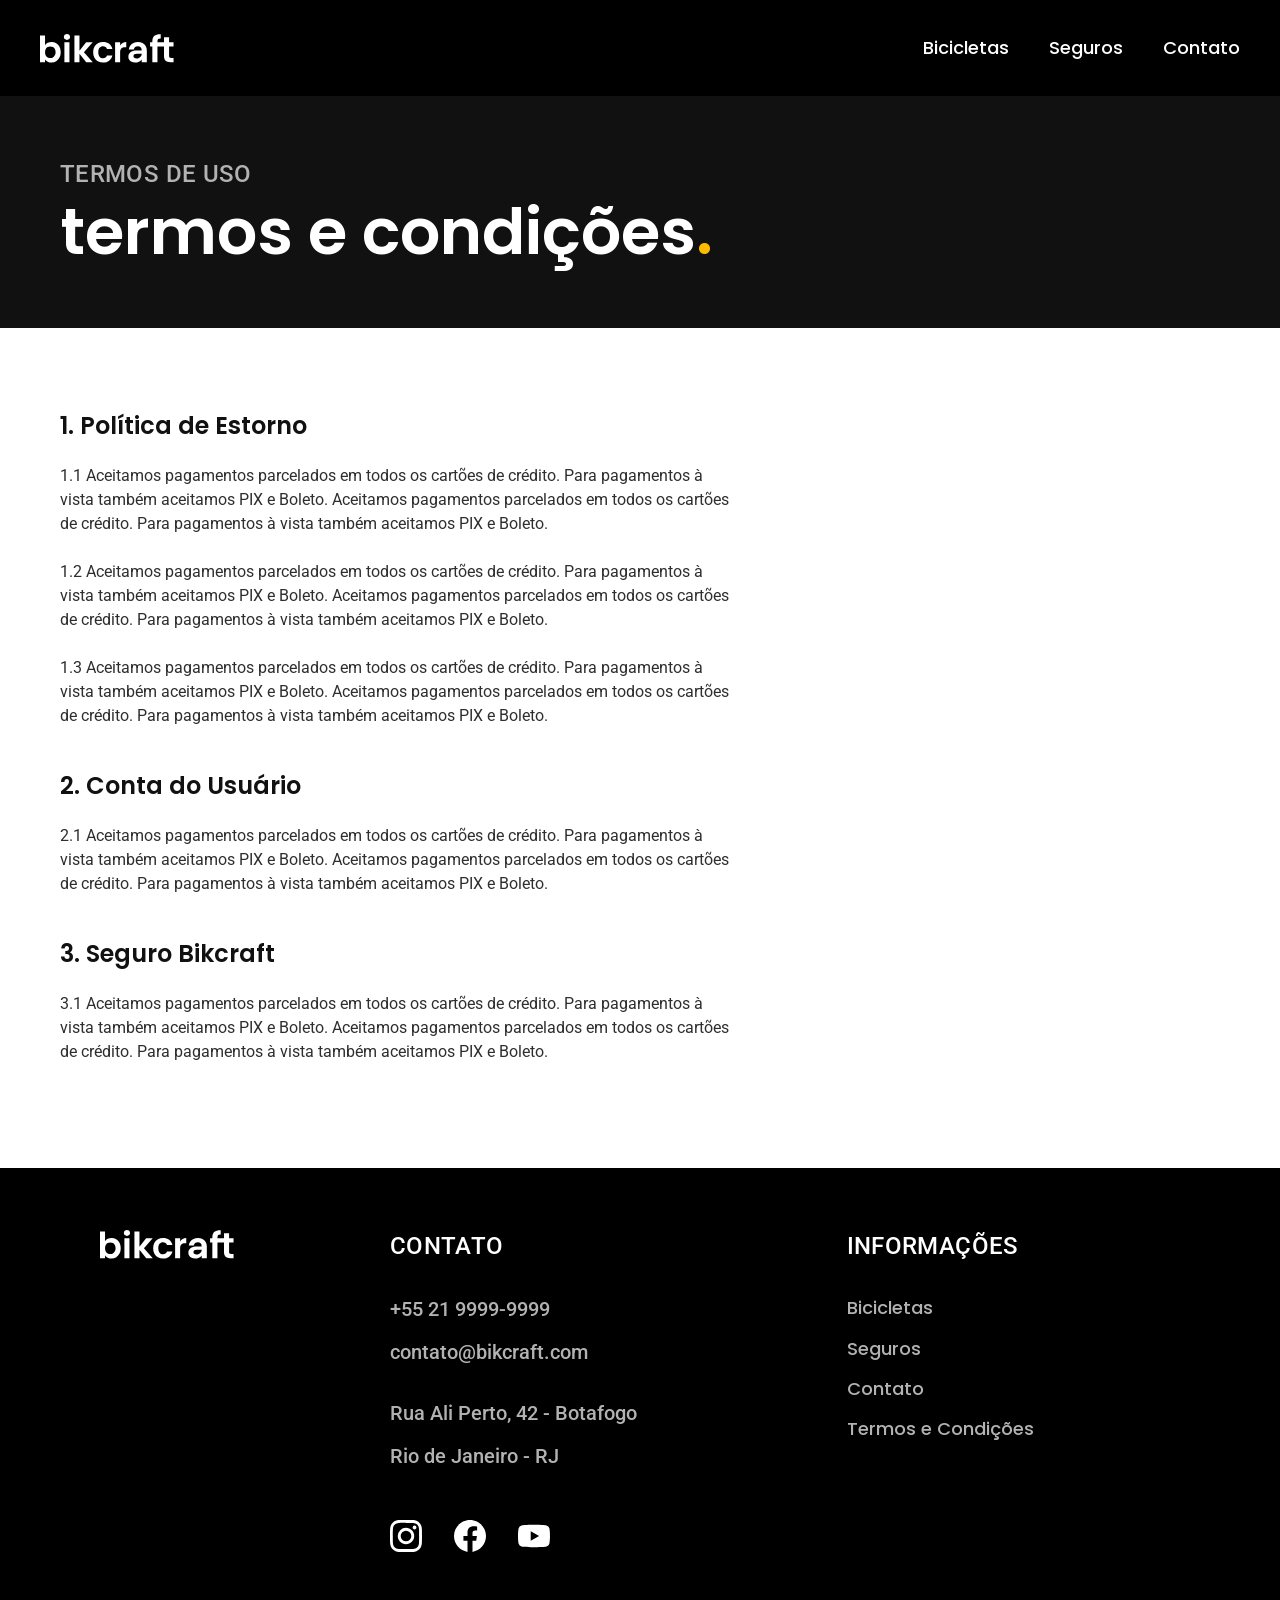
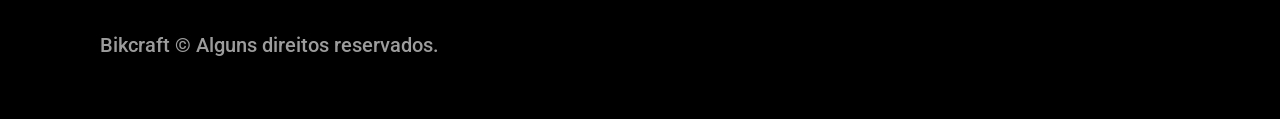
<file: termos.html>
<!DOCTYPE html>
<html lang="pt-br">

<head>
  <meta charset="UTF-8">
  <meta name="viewport" content="width=device-width, initial-scale=1.0">

  <title>Termos e Condições | Bikcraft</title>
  <meta name="description" content="Termos e condições.">

  <link rel="stylesheet" href="./css/style.css">
</head>

<body id="termos">
  <header class="header-bg">
    <div class="header container">
      <a href="./">
        <img src="./img/bikcraft.svg" alt="Bikcraft">
      </a>

      <nav aria-label="primaria">
        <ul class="header-menu font-1-m cor-0">
          <li><a href="./bicicletas.html">Bicicletas</a></li>
          <li><a href="./seguros.html">Seguros</a></li>
          <li><a href="./contato.html">Contato</a></li>
        </ul>
      </nav>
    </div>
  </header>

  <main>
    <div class="titulo-bg">
      <div class="titulo container">
        <p class="font-2-l-b cor-5">Termos de uso</p>
        <h1 class="font-1-xxl cor-0">termos e condições<span class="cor-p1">.</span></h1>
      </div>
    </div>

    <div class="termos font-2-s cor-10 container">
      <h2 class="font-1-l cor-11">1. Política de Estorno</h2>
      <p>1.1 Aceitamos pagamentos parcelados em todos os cartões de crédito. Para pagamentos à vista também aceitamos PIX e Boleto. Aceitamos pagamentos parcelados em todos os cartões de crédito. Para pagamentos à vista também aceitamos PIX e Boleto.</p>
      <p>1.2 Aceitamos pagamentos parcelados em todos os cartões de crédito. Para pagamentos à vista também aceitamos PIX e Boleto. Aceitamos pagamentos parcelados em todos os cartões de crédito. Para pagamentos à vista também aceitamos PIX e Boleto.</p>
      <p>1.3 Aceitamos pagamentos parcelados em todos os cartões de crédito. Para pagamentos à vista também aceitamos PIX e Boleto. Aceitamos pagamentos parcelados em todos os cartões de crédito. Para pagamentos à vista também aceitamos PIX e Boleto.</p>
      <h2 class="font-1-l cor-11">2. Conta do Usuário</h2>
      <p>2.1 Aceitamos pagamentos parcelados em todos os cartões de crédito. Para pagamentos à vista também aceitamos PIX e Boleto. Aceitamos pagamentos parcelados em todos os cartões de crédito. Para pagamentos à vista também aceitamos PIX e Boleto.</p>
      <h2 class="font-1-l cor-11">3. Seguro Bikcraft</h2>
      <p>3.1 Aceitamos pagamentos parcelados em todos os cartões de crédito. Para pagamentos à vista também aceitamos PIX e Boleto. Aceitamos pagamentos parcelados em todos os cartões de crédito. Para pagamentos à vista também aceitamos PIX e Boleto.</p>
    </div>
  </main>

  <footer class="footer-bg">
    <div class="footer container">
      <img src="./img/bikcraft.svg" alt="Bikcraft">
      <div class="footer-contato">
        <h3 class="font-2-l-b cor-0">Contato</h3>
        <ul class="font-2-m cor-5">
          <li><a href="tel:+552199999999">+55 21 9999-9999</a></li>
          <li><a href="mailto:contato@bikcraft.com">contato@bikcraft.com</a></li>
          <li>Rua Ali Perto, 42 - Botafogo</li>
          <li>Rio de Janeiro - RJ</li>
        </ul>
        <div class="footer-redes">
          <a href="./">
            <img src="./img/redes/instagram.svg" alt="Instagram">
          </a>
          <a href="./">
            <img src="./img/redes/facebook.svg" alt="Facebook">
          </a>
          <a href="./">
            <img src="./img/redes/youtube.svg" alt="Youtube">
          </a>
        </div>
      </div>
      <div class="footer-informacoes">
        <h3 class="font-2-l-b cor-0">Informações</h3>
        <nav>
          <ul class="font-1-m cor-5">
            <li><a href="./bicicletas.html">Bicicletas</a></li>
            <li><a href="./seguros.html">Seguros</a></li>
            <li><a href="./contato.html">Contato</a></li>
            <li><a href="./termos.html">Termos e Condições</a></li>
          </ul>
        </nav>
      </div>
      <p class="footer-copy font-2-m cor-6">Bikcraft © Alguns direitos reservados.</p>
    </div>
  </footer>
</body>

</html>
</file>
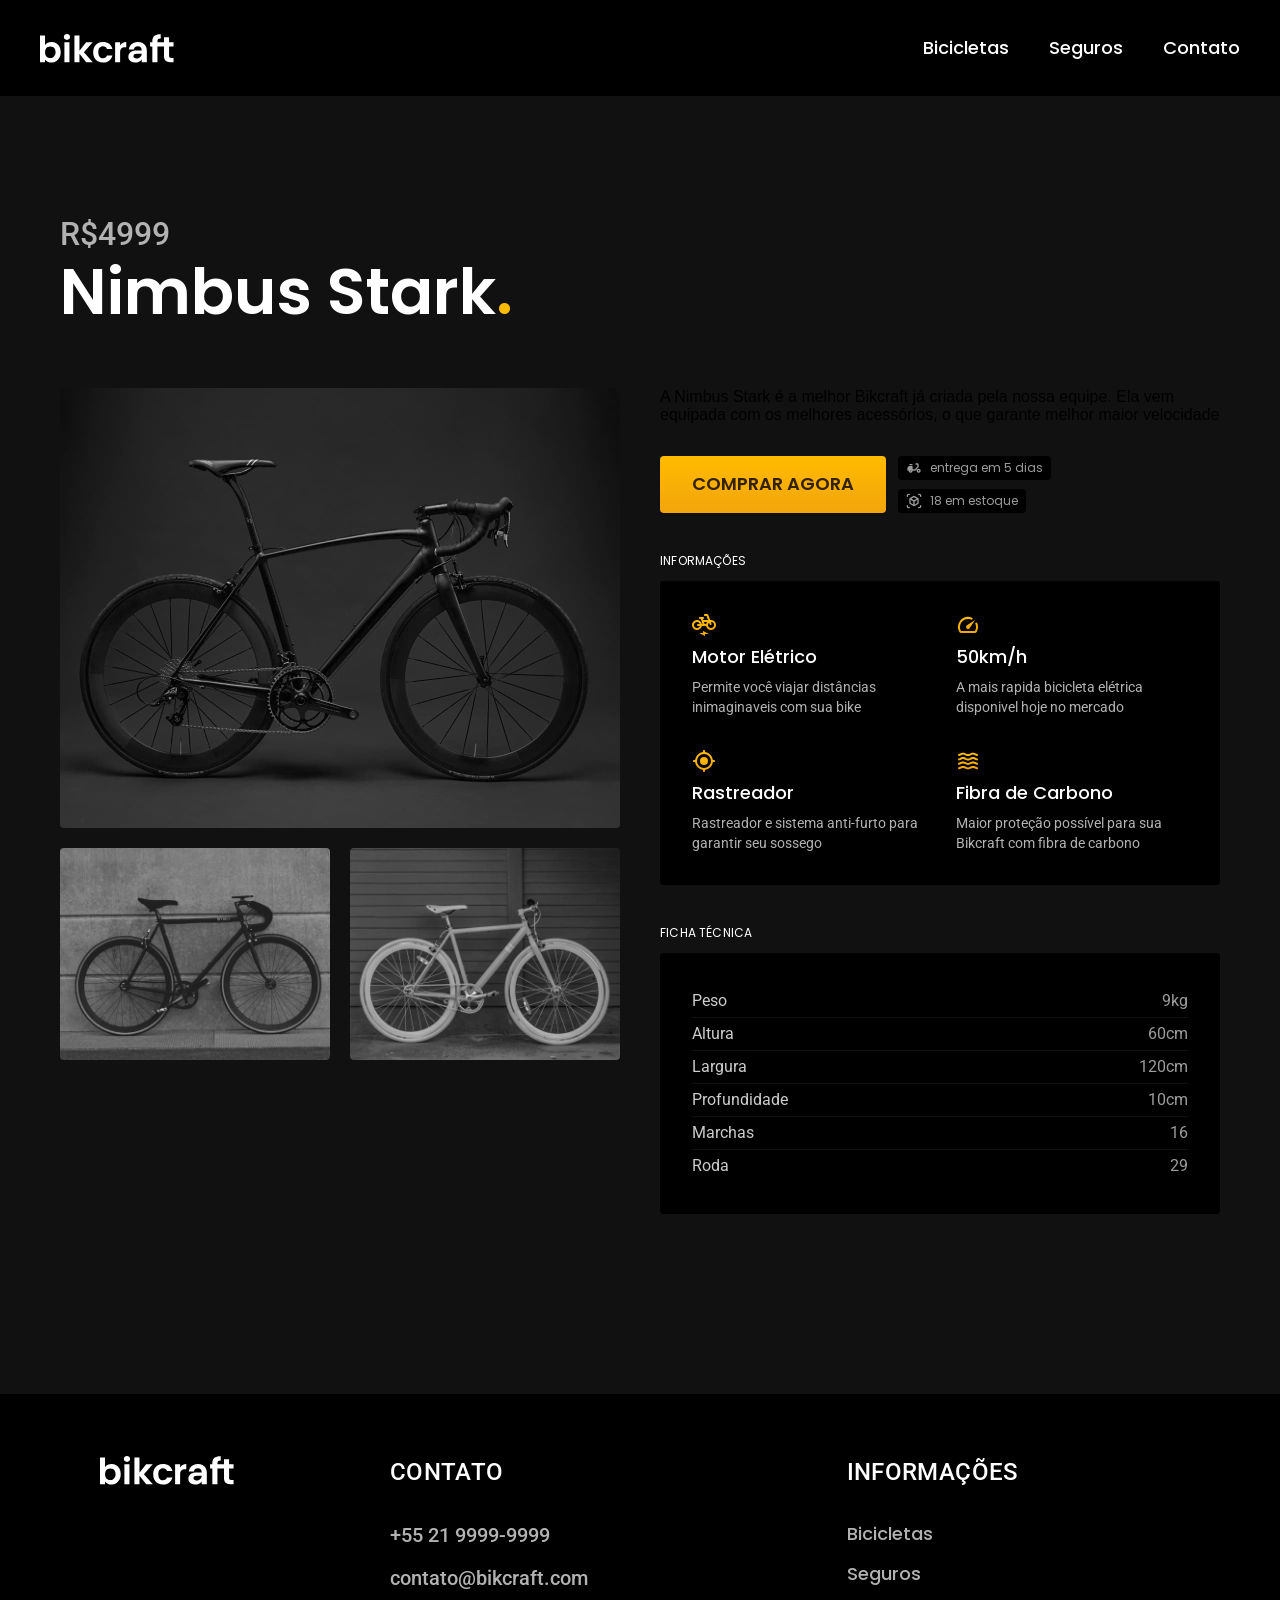
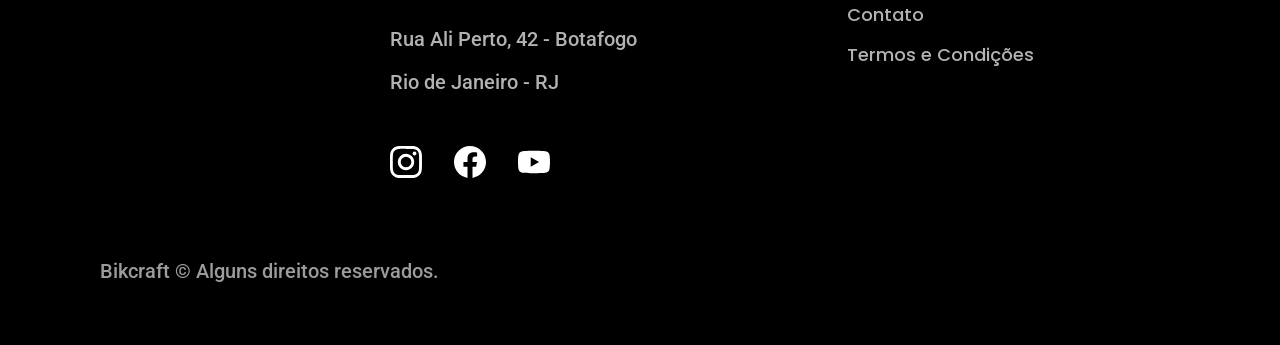
<file: bicicletas/nimbus.html>
<!DOCTYPE html>
<html lang="pt-br">

<head>
  <meta charset="UTF-8">
  <meta name="viewport" content="width=device-width, initial-scale=1.0">

  <title>Nimbus | Bikcraft</title>
  <meta name="description" content="Bicicleta Nimbus">

  <link rel="stylesheet" href="../css/style.css">
</head>

<body id="bicicleta">
  <header class="header-bg">
    <div class="header container">
      <a href="../">
        <img src="../img/bikcraft.svg" alt="Bikcraft">
      </a>

      <nav aria-label="primaria">
        <ul class="header-menu font-1-m cor-0">
          <li><a href="../bicicletas.html">Bicicletas</a></li>
          <li><a href="../seguros.html">Seguros</a></li>
          <li><a href="../contato.html">Contato</a></li>
        </ul>
      </nav>
    </div>
  </header>

  <main class="titulo-bg">
    <div class="titulo-bg">
      <div class="titulo container">
        <p class="font-2-xl cor-5">R$4999</p>
        <h1 class="font-1-xxl cor-0">Nimbus Stark<span class="cor-p1">.</span></h1>
      </div>
        <div class="bicicleta container">
          <div class="bicicleta-imagens">
            <img src="../img/bicicleta/nimbus1.jpg">
            <img src="../img/bicicleta/nimbus2.jpg">
            <img src="../img/bicicleta/nimbus3.jpg">
          </div>
        <div class="bicicleta-conteudo">
          <p>A Nimbus Stark é a melhor Bikcraft já criada pela nossa equipe. Ela vem equipada com os melhores acessórios, o que garante melhor maior velocidade </p>
          <div class="bicicleta-comprar">
            <a href="../orçamento.html" class="botao">Comprar agora</a>
            <span class="font-1-xs cor-6"><img src="../img/icones/entrega.svg">entrega em 5 dias</span>
            <span class="font-1-xs cor-6"><img src="../img/icones/estoque.svg">18 em estoque</span>

          </div>
        <h2 class="font-1-xs cor-0">Informações</h2>
        <ul class="bicicleta-informacoes">
          <li>
            <img src="../img/icones/eletrica.svg" alt="">
            <h3 class="font-1-m cor-0">Motor Elétrico</h3>
            <p class="font-2-xs cor-5">Permite você viajar distâncias inimaginaveis com sua bike </p>
          </li>
          <li>
            <img src="../img/icones/velocidade.svg" alt="">
            <h3 class="font-1-m cor-0">50km/h</h3>
            <p class="font-2-xs cor-5">A mais rapida bicicleta elétrica disponivel hoje no mercado </p>
          </li>

          <li>
            <img src="../img/icones/rastreador.svg" alt="">
            <h3 class="font-1-m cor-0">Rastreador</h3>
            <p class="font-2-xs cor-5">Rastreador e sistema anti-furto para garantir seu sossego </p>
          </li>

          <li>
            <img src="../img/icones/carbono.svg" alt="">
            <h3 class="font-1-m cor-0">Fibra de Carbono</h3>
            <p class="font-2-xs cor-5">Maior proteção possível para sua Bikcraft com fibra de carbono </p>
          </li>


        </ul>
        

        <h2 class="font-1-xs cor-0">Ficha Técnica</h2>
        <ul class="bicicleta-ficha font-2-s cor-4">
          <li>Peso <span>9kg</span></li>
          <li>Altura <span>60cm</span></li>
          <li>Largura <span>120cm</span></li>
          <li>Profundidade <span>10cm</span></li>
          <li>Marchas  <span>16</span></li>
          <li>Roda <span>29</span></li>


        </ul>
                </div>


      </div>
    </div>

   
  </main>

  <footer class="footer-bg">
    <div class="footer container">
      <img src="../img/bikcraft.svg" alt="Bikcraft">
      <div class="footer-contato">
        <h3 class="font-2-l-b cor-0">Contato</h3>
        <ul class="font-2-m cor-5">
          <li><a href="tel:+552199999999">+55 21 9999-9999</a></li>
          <li><a href="mailto:contato@bikcraft.com">contato@bikcraft.com</a></li>
          <li>Rua Ali Perto, 42 - Botafogo</li>
          <li>Rio de Janeiro - RJ</li>
        </ul>
        <div class="footer-redes">
          <a href="../">
            <img src="../img/redes/instagram.svg" alt="Instagram">
          </a>
          <a href="../">
            <img src="../img/redes/facebook.svg" alt="Facebook">
          </a>
          <a href="../">
            <img src="../img/redes/youtube.svg" alt="Youtube">
          </a>
        </div>
      </div>
      <div class="footer-informacoes">
        <h3 class="font-2-l-b cor-0">Informações</h3>
        <nav>
          <ul class="font-1-m cor-5">
            <li><a href="../bicicletas.html">Bicicletas</a></li>
            <li><a href="../seguros.html">Seguros</a></li>
            <li><a href="../contato.html">Contato</a></li>
            <li><a href="../termos.html">Termos e Condições</a></li>
          </ul>
        </nav>
      </div>
      <p class="footer-copy font-2-m cor-6">Bikcraft © Alguns direitos reservados.</p>
    </div>
  </footer>
</body>

</html>
</file>
<file: css/style.css>
/*Fonte*/
@import url('https://fonts.googleapis.com/css2?family=Fira+Sans:ital,wght@0,100;0,200;0,300;0,400;0,500;0,600;0,700;0,800;0,900;1,100;1,200;1,300;1,400;1,500;1,600;1,700;1,800;1,900&family=Roboto:ital,wght@0,100..900;1,100..900&display=swap');
@import url('https://fonts.googleapis.com/css2?family=Fira+Sans:ital,wght@0,100;0,200;0,300;0,400;0,500;0,600;0,700;0,800;0,900;1,100;1,200;1,300;1,400;1,500;1,600;1,700;1,800;1,900&family=Poppins:ital,wght@0,100;0,200;0,300;0,400;0,500;0,600;0,700;0,800;0,900;1,100;1,200;1,300;1,400;1,500;1,600;1,700;1,800;1,900&family=Roboto:ital,wght@0,100..900;1,100..900&display=swap');
@import url('https://fonts.googleapis.com/css2?family=Merriweather:ital,opsz,wght@0,18..144,300..900;1,18..144,300..900&display=swap');

/*Componentes*/
@import "./utilidade/componentes.css";
@import "./utilidade/tipografia.css";
@import "./utilidade/cores.css";


/*Global*/
@import "./global/header.css";
@import "./global/global.css";
@import "./global/footer.css";

/*Home*/
@import "./home/introducao.css";
@import "./home/tecnologia.css";
@import "./home/parceiros.css";
@import "./home/depoimento.css";


/*Bicicleta*/
@import "./bicicleta/bicicleta.css";


/*Bicicletas*/
@import "./bicicletas/bicicletas-lista.css";
@import "./bicicletas/bicicletas.css";


/*Seguros*/
@import "./seguros/seguros.css";
@import "./seguros/perguntas.css";
@import "./seguros/vantagens.css";



/*Termos*/
@import "./termos/termos.css"
</file>
